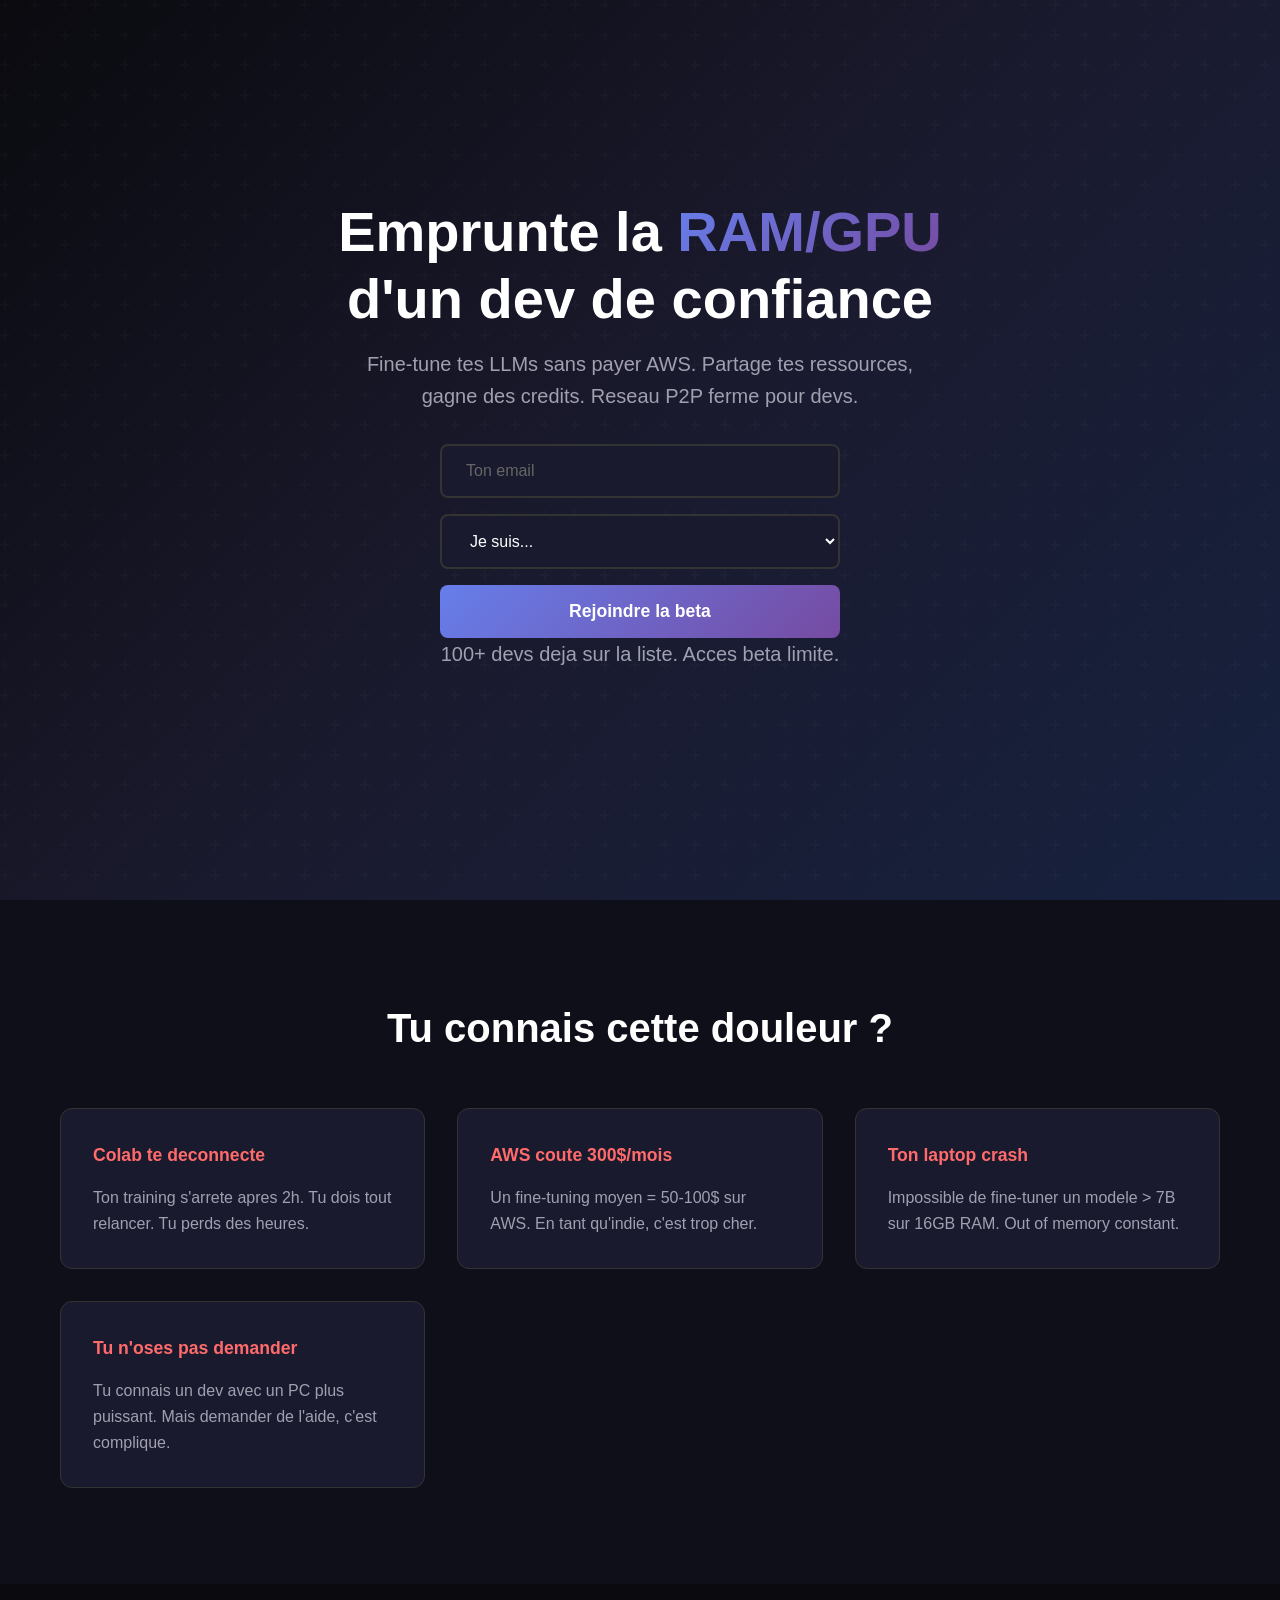
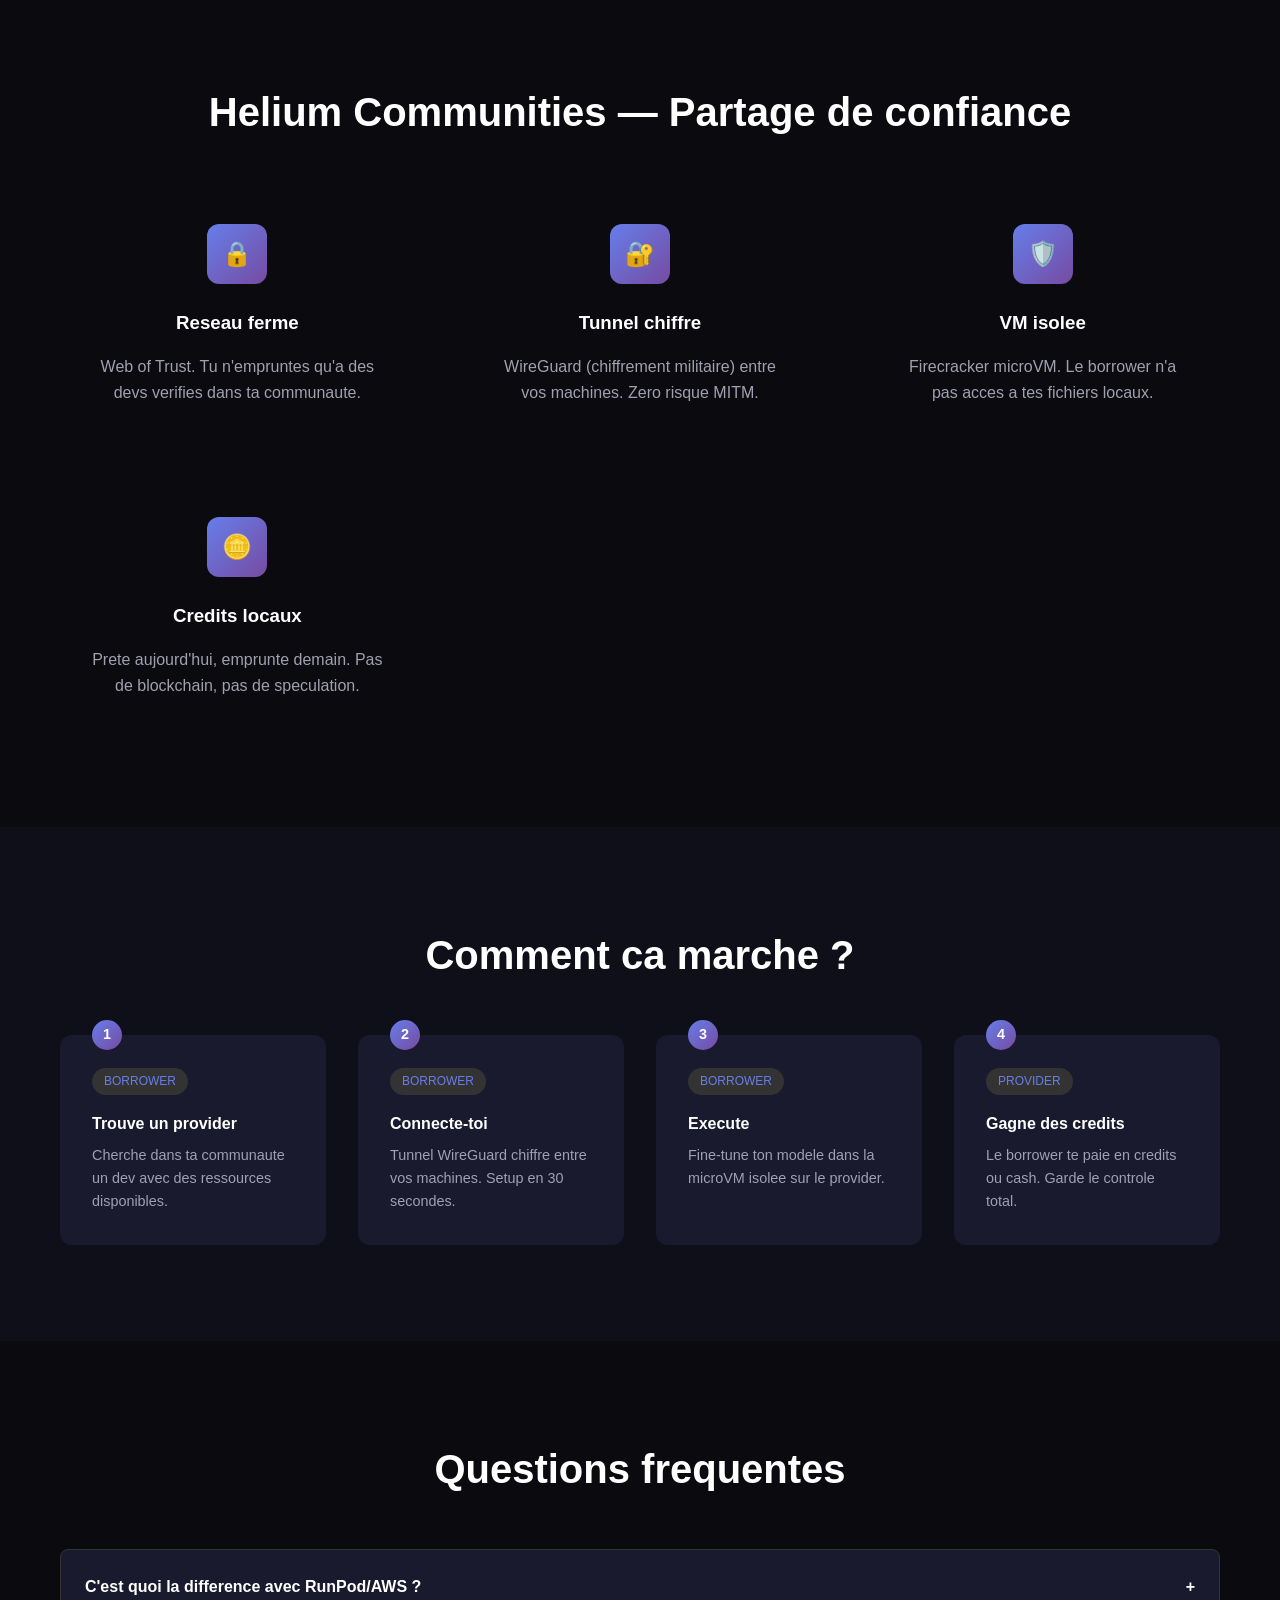
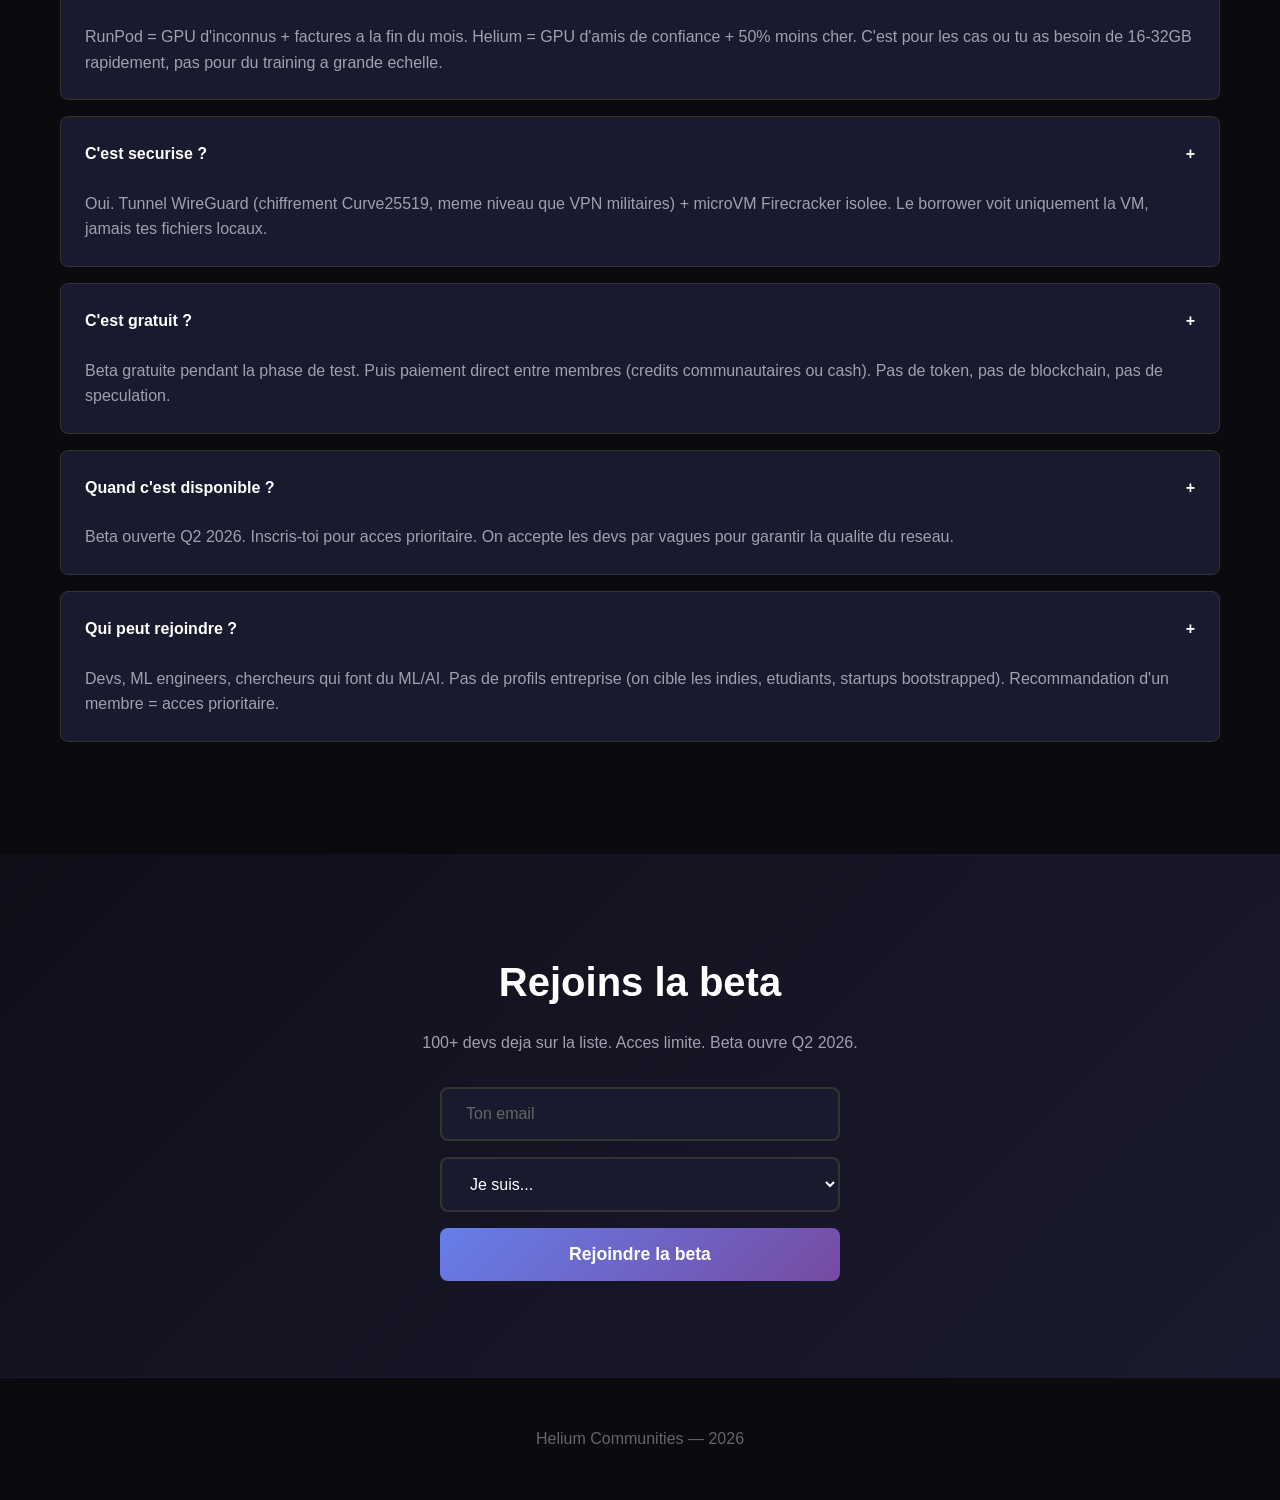
<file: landing_page.html>
<!DOCTYPE html>
<html lang="fr">
<head>
    <meta charset="UTF-8">
    <meta name="viewport" content="width=device-width, initial-scale=1.0">
    <title>Helium Communities — Emprunte la RAM/GPU d'un dev de confiance</title>
    <style>
        * {
            margin: 0;
            padding: 0;
            box-sizing: border-box;
        }

        body {
            font-family: -apple-system, BlinkMacSystemFont, 'Segoe UI', Roboto, sans-serif;
            line-height: 1.6;
            color: #333;
            background: #0a0a0f;
        }

        .container {
            max-width: 1200px;
            margin: 0 auto;
            padding: 0 20px;
        }

        /* Hero */
        .hero {
            min-height: 100vh;
            display: flex;
            align-items: center;
            justify-content: center;
            text-align: center;
            background: linear-gradient(135deg, #0a0a0f 0%, #1a1a2e 50%, #16213e 100%);
            position: relative;
            overflow: hidden;
        }

        .hero::before {
            content: '';
            position: absolute;
            top: 0;
            left: 0;
            right: 0;
            bottom: 0;
            background: url("data:image/svg+xml,%3Csvg width='60' height='60' viewBox='0 0 60 60' xmlns='http://www.w3.org/2000/svg'%3E%3Cg fill='none' fill-rule='evenodd'%3E%3Cg fill='%23ffffff' fill-opacity='0.03'%3E%3Cpath d='M36 34v-4h-2v4h-4v2h4v4h2v-4h4v-2h-4zm0-30V0h-2v4h-4v2h4v4h2V6h4V4h-4zM6 34v-4H4v4H0v2h4v4h2v-4h4v-2H6zM6 4V0H4v4H0v2h4v4h2V6h4V4H6z'/%3E%3C/g%3E%3C/g%3E%3C/svg%3E");
            opacity: 0.5;
        }

        .hero-content {
            position: relative;
            z-index: 1;
        }

        .hero h1 {
            font-size: 3.5rem;
            font-weight: 800;
            color: #fff;
            margin-bottom: 1rem;
            line-height: 1.2;
        }

        .hero h1 span {
            background: linear-gradient(135deg, #667eea 0%, #764ba2 100%);
            -webkit-background-clip: text;
            -webkit-text-fill-color: transparent;
            background-clip: text;
        }

        .hero p {
            font-size: 1.25rem;
            color: #a0a0b0;
            max-width: 600px;
            margin: 0 auto 2rem;
        }

        .cta-form {
            display: flex;
            flex-direction: column;
            gap: 1rem;
            max-width: 400px;
            margin: 0 auto;
        }

        .cta-form input, .cta-form select {
            padding: 1rem 1.5rem;
            border: 2px solid #333;
            border-radius: 8px;
            background: #1a1a2e;
            color: #fff;
            font-size: 1rem;
            outline: none;
            transition: border-color 0.3s;
        }

        .cta-form input:focus, .cta-form select:focus {
            border-color: #667eea;
        }

        .cta-form input::placeholder {
            color: #666;
        }

        .cta-form button {
            padding: 1rem 2rem;
            background: linear-gradient(135deg, #667eea 0%, #764ba2 100%);
            color: #fff;
            border: none;
            border-radius: 8px;
            font-size: 1.1rem;
            font-weight: 600;
            cursor: pointer;
            transition: transform 0.2s, box-shadow 0.2s;
        }

        .cta-form button:hover {
            transform: translateY(-2px);
            box-shadow: 0 10px 30px rgba(102, 126, 234, 0.3);
        }

        .social-proof {
            margin-top: 2rem;
            color: #666;
            font-size: 0.9rem;
        }

        /* Problem Section */
        .problem {
            padding: 6rem 0;
            background: #0f0f1a;
        }

        .section-title {
            text-align: center;
            font-size: 2.5rem;
            color: #fff;
            margin-bottom: 3rem;
        }

        .problem-grid {
            display: grid;
            grid-template-columns: repeat(auto-fit, minmax(280px, 1fr));
            gap: 2rem;
        }

        .problem-card {
            background: #1a1a2e;
            padding: 2rem;
            border-radius: 12px;
            border: 1px solid #333;
            transition: transform 0.3s, border-color 0.3s;
        }

        .problem-card:hover {
            transform: translateY(-5px);
            border-color: #667eea;
        }

        .problem-card h3 {
            color: #ff6b6b;
            margin-bottom: 1rem;
            font-size: 1.1rem;
        }

        .problem-card p {
            color: #a0a0b0;
        }

        /* Solution Section */
        .solution {
            padding: 6rem 0;
            background: #0a0a0f;
        }

        .solution-grid {
            display: grid;
            grid-template-columns: repeat(auto-fit, minmax(300px, 1fr));
            gap: 3rem;
            margin-top: 3rem;
        }

        .solution-item {
            text-align: center;
            padding: 2rem;
        }

        .solution-icon {
            width: 60px;
            height: 60px;
            background: linear-gradient(135deg, #667eea 0%, #764ba2 100%);
            border-radius: 12px;
            display: flex;
            align-items: center;
            justify-content: center;
            margin: 0 auto 1.5rem;
            font-size: 1.5rem;
        }

        .solution-item h3 {
            color: #fff;
            margin-bottom: 1rem;
        }

        .solution-item p {
            color: #a0a0b0;
        }

        /* How It Works */
        .how-it-works {
            padding: 6rem 0;
            background: #0f0f1a;
        }

        .steps {
            display: grid;
            grid-template-columns: repeat(auto-fit, minmax(250px, 1fr));
            gap: 2rem;
            margin-top: 3rem;
        }

        .step {
            background: #1a1a2e;
            padding: 2rem;
            border-radius: 12px;
            position: relative;
        }

        .step-number {
            position: absolute;
            top: -15px;
            left: 2rem;
            width: 30px;
            height: 30px;
            background: linear-gradient(135deg, #667eea 0%, #764ba2 100%);
            border-radius: 50%;
            display: flex;
            align-items: center;
            justify-content: center;
            color: #fff;
            font-weight: bold;
            font-size: 0.9rem;
        }

        .step h4 {
            color: #fff;
            margin-bottom: 0.5rem;
            margin-top: 0.5rem;
        }

        .step p {
            color: #a0a0b0;
            font-size: 0.9rem;
        }

        .role-badge {
            display: inline-block;
            padding: 0.25rem 0.75rem;
            background: #333;
            border-radius: 20px;
            font-size: 0.75rem;
            color: #667eea;
            margin-bottom: 0.5rem;
        }

        /* FAQ */
        .faq {
            padding: 6rem 0;
            background: #0a0a0f;
        }

        .faq-item {
            background: #1a1a2e;
            border: 1px solid #333;
            border-radius: 8px;
            margin-bottom: 1rem;
            overflow: hidden;
        }

        .faq-question {
            padding: 1.5rem;
            cursor: pointer;
            display: flex;
            justify-content: space-between;
            align-items: center;
            color: #fff;
            font-weight: 600;
        }

        .faq-answer {
            padding: 0 1.5rem 1.5rem;
            color: #a0a0b0;
        }

        /* Final CTA */
        .final-cta {
            padding: 6rem 0;
            background: linear-gradient(135deg, #0f0f1a 0%, #1a1a2e 100%);
            text-align: center;
        }

        .final-cta h2 {
            font-size: 2.5rem;
            color: #fff;
            margin-bottom: 1rem;
        }

        .final-cta p {
            color: #a0a0b0;
            margin-bottom: 2rem;
        }

        /* Footer */
        footer {
            padding: 3rem 0;
            background: #0a0a0f;
            text-align: center;
            color: #666;
            border-top: 1px solid #1a1a2e;
        }

        /* Responsive */
        @media (max-width: 768px) {
            .hero h1 {
                font-size: 2rem;
            }

            .section-title {
                font-size: 1.75rem;
            }

            .cta-form {
                padding: 0 1rem;
            }
        }
    </style>
</head>
<body>
    <!-- Hero Section -->
    <section class="hero">
        <div class="container">
            <div class="hero-content">
                <h1>Emprunte la <span>RAM/GPU</span><br>d'un dev de confiance</h1>
                <p>Fine-tune tes LLMs sans payer AWS. Partage tes ressources, gagne des credits. Reseau P2P ferme pour devs.</p>

                <form class="cta-form" action="https://formspree.io/f/YOUR_FORM_ID" method="POST">
                    <input type="email" name="email" placeholder="Ton email" required>
                    <select name="profile" required>
                        <option value="">Je suis...</option>
                        <option value="borrower">Borrower — J'ai besoin de GPU/RAM</option>
                        <option value="provider">Provider — J'ai des ressources disponibles</option>
                        <option value="both">Les deux — Ca depend</option>
                    </select>
                    <button type="submit">Rejoindre la beta</button>
                </form>

                <p class="social-proof">100+ devs deja sur la liste. Acces beta limite.</p>
            </div>
        </div>
    </section>

    <!-- Problem Section -->
    <section class="problem">
        <div class="container">
            <h2 class="section-title">Tu connais cette douleur ?</h2>
            <div class="problem-grid">
                <div class="problem-card">
                    <h3>Colab te deconnecte</h3>
                    <p>Ton training s'arrete apres 2h. Tu dois tout relancer. Tu perds des heures.</p>
                </div>
                <div class="problem-card">
                    <h3>AWS coute 300$/mois</h3>
                    <p>Un fine-tuning moyen = 50-100$ sur AWS. En tant qu'indie, c'est trop cher.</p>
                </div>
                <div class="problem-card">
                    <h3>Ton laptop crash</h3>
                    <p>Impossible de fine-tuner un modele > 7B sur 16GB RAM. Out of memory constant.</p>
                </div>
                <div class="problem-card">
                    <h3>Tu n'oses pas demander</h3>
                    <p>Tu connais un dev avec un PC plus puissant. Mais demander de l'aide, c'est complique.</p>
                </div>
            </div>
        </div>
    </section>

    <!-- Solution Section -->
    <section class="solution">
        <div class="container">
            <h2 class="section-title">Helium Communities — Partage de confiance</h2>
            <div class="solution-grid">
                <div class="solution-item">
                    <div class="solution-icon">🔒</div>
                    <h3>Reseau ferme</h3>
                    <p>Web of Trust. Tu n'empruntes qu'a des devs verifies dans ta communaute.</p>
                </div>
                <div class="solution-item">
                    <div class="solution-icon">🔐</div>
                    <h3>Tunnel chiffre</h3>
                    <p>WireGuard (chiffrement militaire) entre vos machines. Zero risque MITM.</p>
                </div>
                <div class="solution-item">
                    <div class="solution-icon">🛡️</div>
                    <h3>VM isolee</h3>
                    <p>Firecracker microVM. Le borrower n'a pas acces a tes fichiers locaux.</p>
                </div>
                <div class="solution-item">
                    <div class="solution-icon">🪙</div>
                    <h3>Credits locaux</h3>
                    <p>Prete aujourd'hui, emprunte demain. Pas de blockchain, pas de speculation.</p>
                </div>
            </div>
        </div>
    </section>

    <!-- How It Works -->
    <section class="how-it-works">
        <div class="container">
            <h2 class="section-title">Comment ca marche ?</h2>
            <div class="steps">
                <div class="step">
                    <span class="role-badge">BORROWER</span>
                    <div class="step-number">1</div>
                    <h4>Trouve un provider</h4>
                    <p>Cherche dans ta communaute un dev avec des ressources disponibles.</p>
                </div>
                <div class="step">
                    <span class="role-badge">BORROWER</span>
                    <div class="step-number">2</div>
                    <h4>Connecte-toi</h4>
                    <p>Tunnel WireGuard chiffre entre vos machines. Setup en 30 secondes.</p>
                </div>
                <div class="step">
                    <span class="role-badge">BORROWER</span>
                    <div class="step-number">3</div>
                    <h4>Execute</h4>
                    <p>Fine-tune ton modele dans la microVM isolee sur le provider.</p>
                </div>
                <div class="step">
                    <span class="role-badge">PROVIDER</span>
                    <div class="step-number">4</div>
                    <h4>Gagne des credits</h4>
                    <p>Le borrower te paie en credits ou cash. Garde le controle total.</p>
                </div>
            </div>
        </div>
    </section>

    <!-- FAQ -->
    <section class="faq">
        <div class="container">
            <h2 class="section-title">Questions frequentes</h2>

            <div class="faq-item">
                <div class="faq-question">
                    <span>C'est quoi la difference avec RunPod/AWS ?</span>
                    <span>+</span>
                </div>
                <div class="faq-answer">
                    RunPod = GPU d'inconnus + factures a la fin du mois. Helium = GPU d'amis de confiance + 50% moins cher. C'est pour les cas ou tu as besoin de 16-32GB rapidement, pas pour du training a grande echelle.
                </div>
            </div>

            <div class="faq-item">
                <div class="faq-question">
                    <span>C'est securise ?</span>
                    <span>+</span>
                </div>
                <div class="faq-answer">
                    Oui. Tunnel WireGuard (chiffrement Curve25519, meme niveau que VPN militaires) + microVM Firecracker isolee. Le borrower voit uniquement la VM, jamais tes fichiers locaux.
                </div>
            </div>

            <div class="faq-item">
                <div class="faq-question">
                    <span>C'est gratuit ?</span>
                    <span>+</span>
                </div>
                <div class="faq-answer">
                    Beta gratuite pendant la phase de test. Puis paiement direct entre membres (credits communautaires ou cash). Pas de token, pas de blockchain, pas de speculation.
                </div>
            </div>

            <div class="faq-item">
                <div class="faq-question">
                    <span>Quand c'est disponible ?</span>
                    <span>+</span>
                </div>
                <div class="faq-answer">
                    Beta ouverte Q2 2026. Inscris-toi pour acces prioritaire. On accepte les devs par vagues pour garantir la qualite du reseau.
                </div>
            </div>

            <div class="faq-item">
                <div class="faq-question">
                    <span>Qui peut rejoindre ?</span>
                    <span>+</span>
                </div>
                <div class="faq-answer">
                    Devs, ML engineers, chercheurs qui font du ML/AI. Pas de profils entreprise (on cible les indies, etudiants, startups bootstrapped). Recommandation d'un membre = acces prioritaire.
                </div>
            </div>
        </div>
    </section>

    <!-- Final CTA -->
    <section class="final-cta">
        <div class="container">
            <h2>Rejoins la beta</h2>
            <p>100+ devs deja sur la liste. Acces limite. Beta ouvre Q2 2026.</p>

            <form class="cta-form" action="https://formspree.io/f/YOUR_FORM_ID" method="POST">
                <input type="email" name="email" placeholder="Ton email" required>
                <select name="profile" required>
                    <option value="">Je suis...</option>
                    <option value="borrower">Borrower — J'ai besoin de GPU/RAM</option>
                    <option value="provider">Provider — J'ai des ressources disponibles</option>
                    <option value="both">Les deux</option>
                </select>
                <button type="submit">Rejoindre la beta</button>
            </form>
        </div>
    </section>

    <!-- Footer -->
    <footer>
        <div class="container">
            <p>Helium Communities — 2026</p>
        </div>
    </footer>

    <script>
        // Simple FAQ toggle
        document.querySelectorAll('.faq-question').forEach(question => {
            question.addEventListener('click', () => {
                const item = question.parentElement;
                const answer = item.querySelector('.faq-answer');
                const isOpen = answer.style.display === 'block';

                // Close all
                document.querySelectorAll('.faq-answer').forEach(a => a.style.display = 'none');

                // Toggle current
                if (!isOpen) {
                    answer.style.display = 'block';
                }
            });
        });
    </script>
</body>
</html>
</file>
